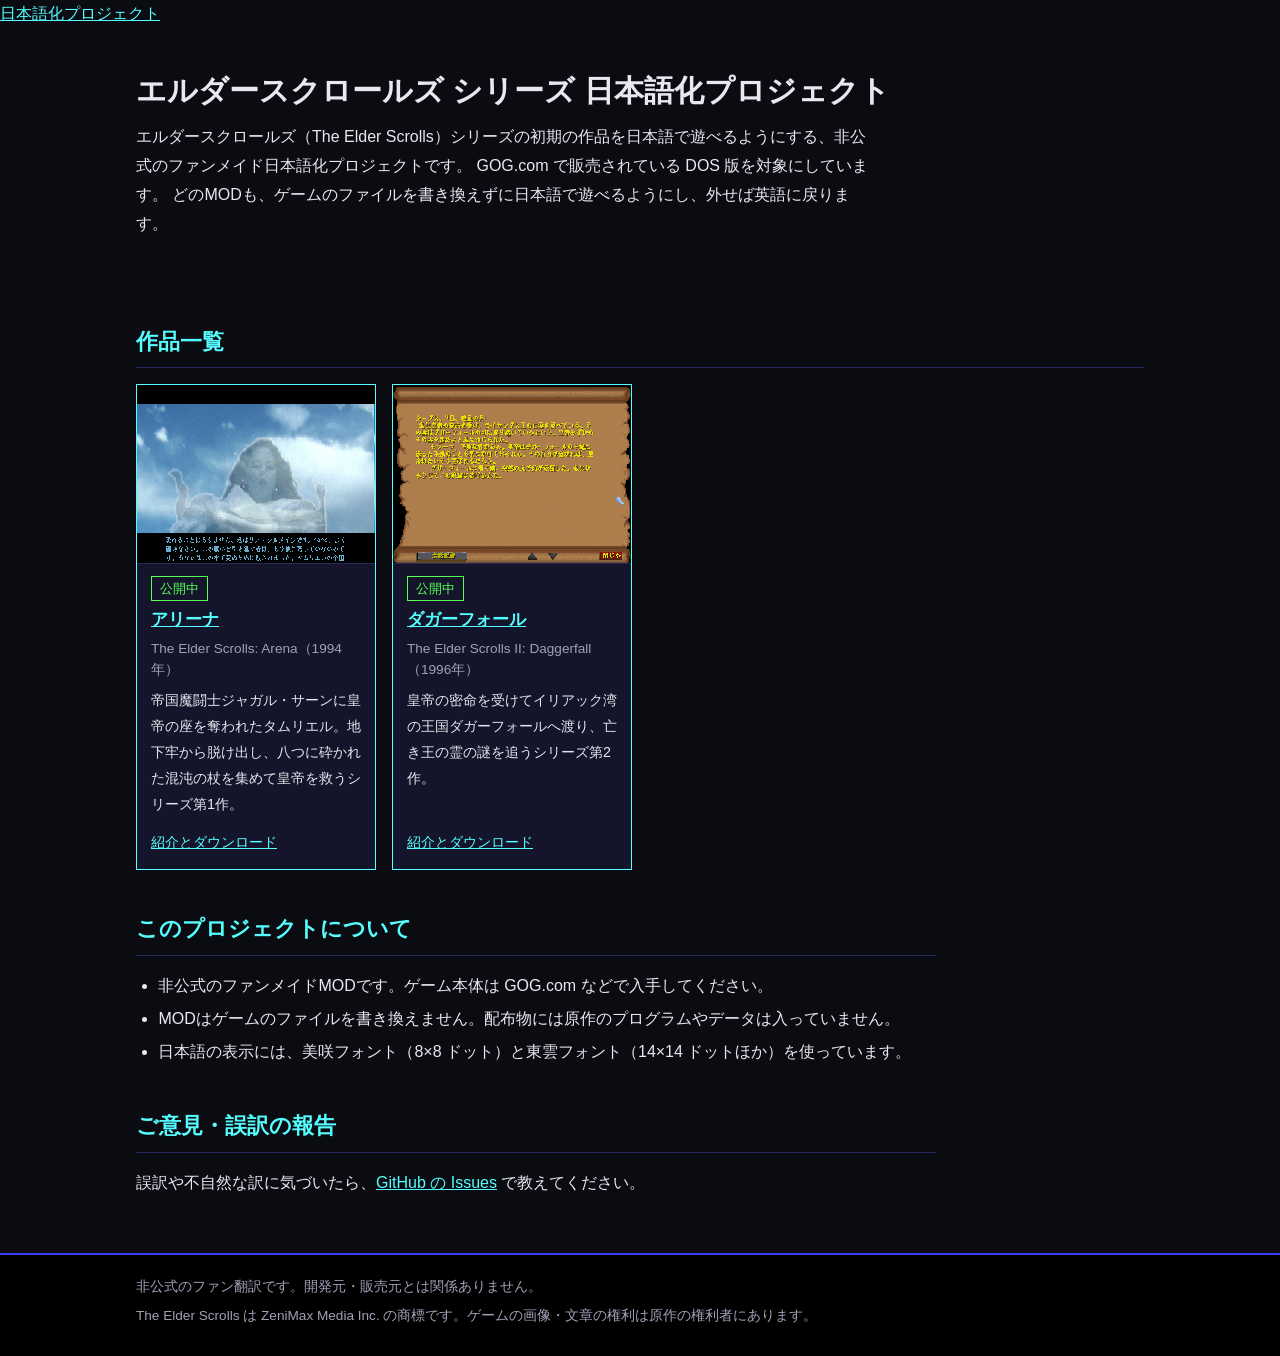
<file: docs/index.html>
<!doctype html>
<html lang="ja">
<head>
<meta charset="utf-8">
<meta name="viewport" content="width=device-width, initial-scale=1">
<title>エルダースクロールズ シリーズ 日本語化プロジェクト</title>
<meta name="description" content="エルダースクロールズ（The Elder Scrolls）シリーズの初期の作品を日本語で遊べるようにする、非公式のファンメイド日本語化プロジェクト。">
<meta property="og:type" content="website">
<meta property="og:title" content="エルダースクロールズ シリーズ 日本語化プロジェクト">
<meta property="og:description" content="エルダースクロールズ（The Elder Scrolls）シリーズの初期の作品を日本語で遊べるようにする、非公式のファンメイド日本語化プロジェクト。">
<meta property="og:url" content="https://higesho.github.io/tes-ja/">
<meta property="og:image" content="https://higesho.github.io/tes-ja/arena/img/vision.png">
<link rel="stylesheet" href="style.css">
</head>
<body>
<header class="jpn" id="jpn"><div class="jpn-band"><a class="jpn-home" href="https://higesho.github.io/ja/">日本語化プロジェクト</a></div></header>
<script src="https://higesho.github.io/ja/nav.js"></script>

<main class="band">
<section class="hero">
<h1>エルダースクロールズ シリーズ 日本語化プロジェクト</h1>
<p class="tag">エルダースクロールズ（The Elder Scrolls）シリーズの初期の作品を日本語で遊べるようにする、非公式のファンメイド日本語化プロジェクトです。
GOG.com で販売されている DOS 版を対象にしています。
どのMODも、ゲームのファイルを書き換えずに日本語で遊べるようにし、外せば英語に戻ります。</p>
</section>

<h2 id="titles">作品一覧</h2>
<ul class="titles">
  <li class="ready">
    <a class="thumb" href="arena/index.html"><img src="arena/img/vision.png" alt="アリーナ 日本語版でリア・シルメインの幻影が語りかける画面" loading="lazy"></a>
    <div class="body">
      <span class="state ready">公開中</span>
      <span class="name"><a href="arena/index.html">アリーナ</a></span>
      <span class="orig">The Elder Scrolls: Arena（1994年）</span>
      <span class="desc">帝国魔闘士ジャガル・サーンに皇帝の座を奪われたタムリエル。地下牢から脱け出し、八つに砕かれた混沌の杖を集めて皇帝を救うシリーズ第1作。</span>
      <span class="more"><a href="arena/index.html">紹介とダウンロード</a></span>
    </div>
  </li>
  <li class="ready">
    <a class="thumb" href="daggerfall/index.html"><img src="daggerfall/img/journal.png" alt="ダガーフォール 日本語版の冒険の記録の画面" loading="lazy"></a>
    <div class="body">
      <span class="state ready">公開中</span>
      <span class="name"><a href="daggerfall/index.html">ダガーフォール</a></span>
      <span class="orig">The Elder Scrolls II: Daggerfall（1996年）</span>
      <span class="desc">皇帝の密命を受けてイリアック湾の王国ダガーフォールへ渡り、亡き王の霊の謎を追うシリーズ第2作。</span>
      <span class="more"><a href="daggerfall/index.html">紹介とダウンロード</a></span>
    </div>
  </li>
</ul>

<div class="text">
<h2>このプロジェクトについて</h2>
<ul>
<li>非公式のファンメイドMODです。ゲーム本体は GOG.com などで入手してください。</li>
<li>MODはゲームのファイルを書き換えません。配布物には原作のプログラムやデータは入っていません。</li>
<li>日本語の表示には、美咲フォント（8×8 ドット）と東雲フォント（14×14 ドットほか）を使っています。</li>
</ul>

<h2>ご意見・誤訳の報告</h2>
<p>誤訳や不自然な訳に気づいたら、<a href="https://github.com/higesho/tes-ja/issues">GitHub の Issues</a> で教えてください。</p>
</div>
</main>

<footer class="foot"><div class="band">
  <p>非公式のファン翻訳です。開発元・販売元とは関係ありません。</p>
  <p>The Elder Scrolls は ZeniMax Media Inc. の商標です。ゲームの画像・文章の権利は原作の権利者にあります。</p>
</div></footer>
</body>
</html>
</file>
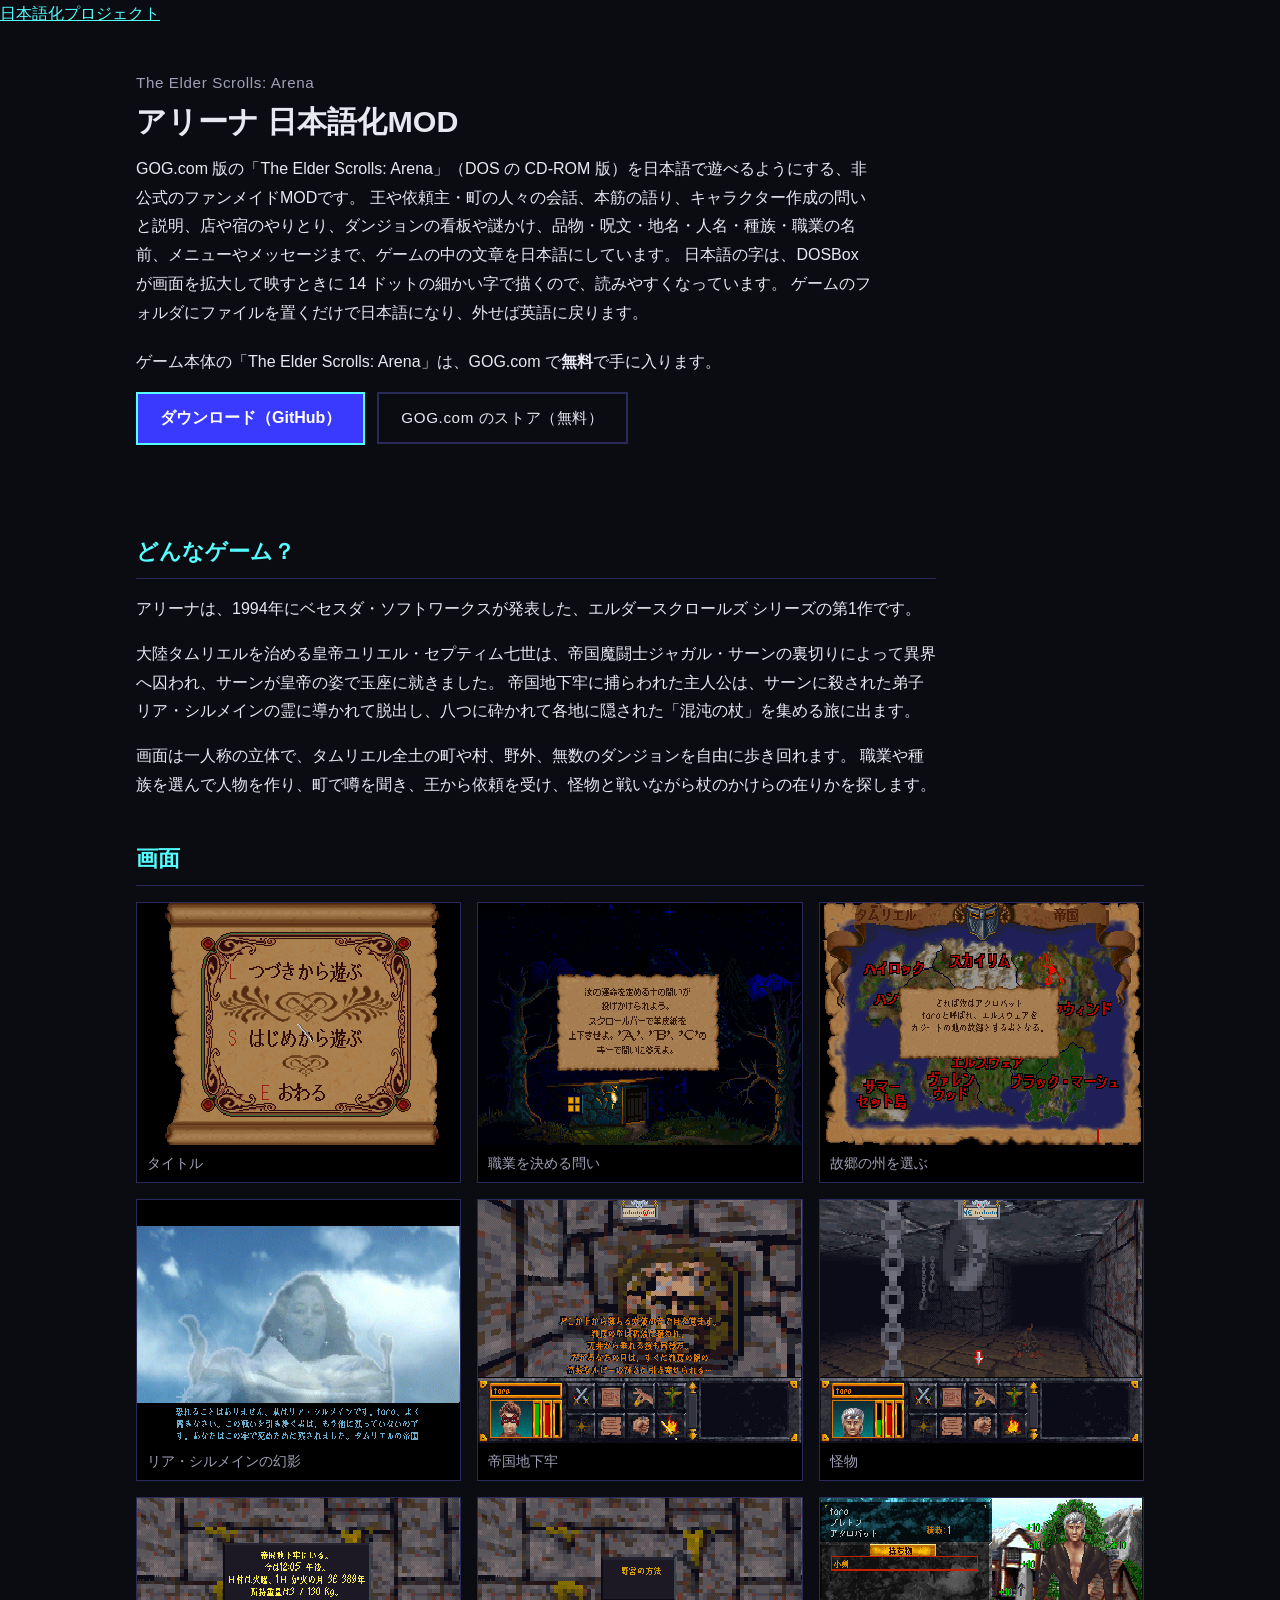
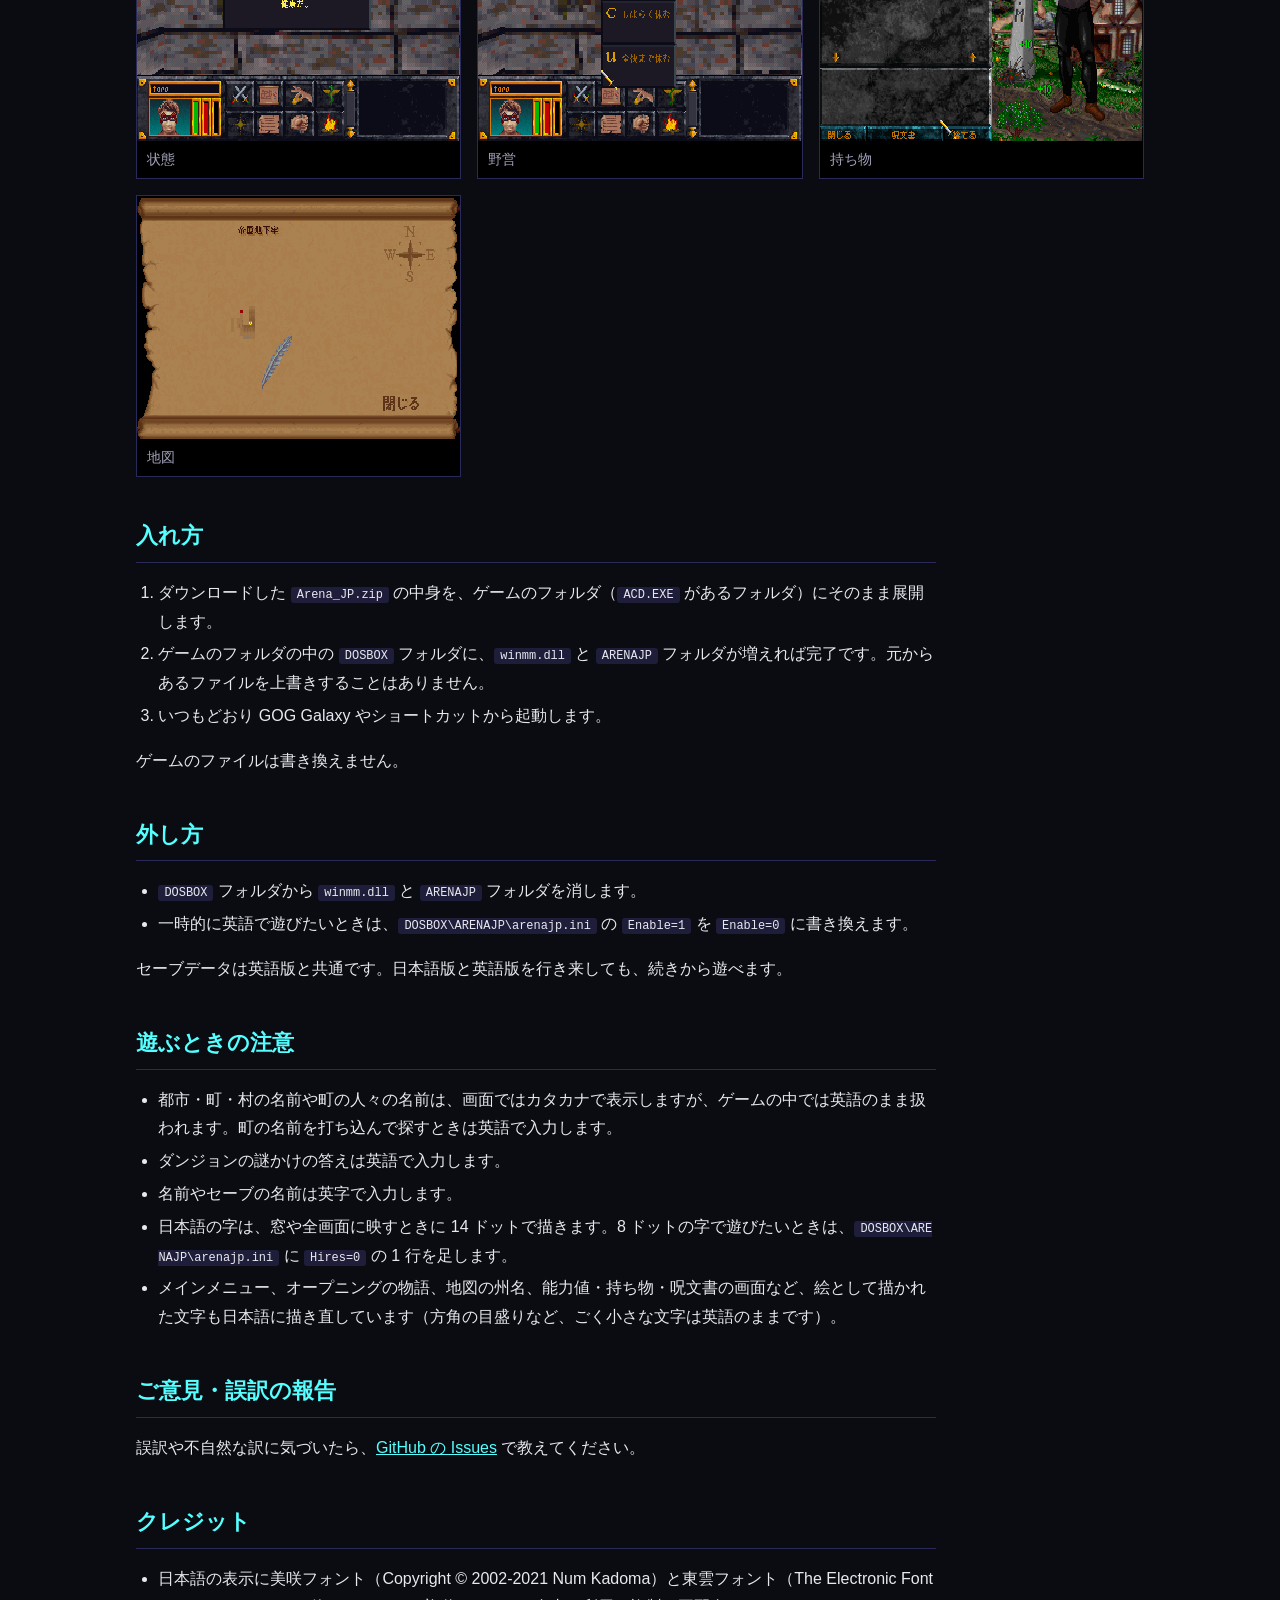
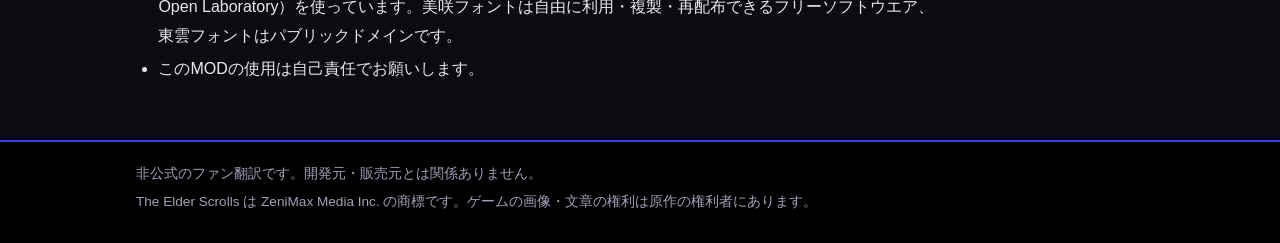
<file: docs/arena/index.html>
<!doctype html>
<html lang="ja">
<head>
<meta charset="utf-8">
<meta name="viewport" content="width=device-width, initial-scale=1">
<title>アリーナ 日本語化MOD — エルダースクロールズ シリーズ 日本語化プロジェクト</title>
<meta name="description" content="GOG.com 版 The Elder Scrolls: Arena を日本語で遊べるようにする、非公式のファンメイドMOD。">
<meta property="og:type" content="article">
<meta property="og:title" content="アリーナ 日本語化MOD">
<meta property="og:description" content="GOG.com 版 The Elder Scrolls: Arena を日本語で遊べるようにする、非公式のファンメイドMOD。">
<meta property="og:url" content="https://higesho.github.io/tes-ja/arena/">
<meta property="og:image" content="https://higesho.github.io/tes-ja/arena/img/vision.png">
<link rel="stylesheet" href="../style.css">
</head>
<body>
<header class="jpn" id="jpn"><div class="jpn-band"><a class="jpn-home" href="https://higesho.github.io/ja/">日本語化プロジェクト</a></div></header>
<script src="https://higesho.github.io/ja/nav.js"></script>

<main class="band">
<section class="hero">
<p class="sub">The Elder Scrolls: Arena</p>
<h1>アリーナ 日本語化MOD</h1>
<p class="tag">GOG.com 版の「The Elder Scrolls: Arena」（DOS の CD-ROM 版）を日本語で遊べるようにする、非公式のファンメイドMODです。
王や依頼主・町の人々の会話、本筋の語り、キャラクター作成の問いと説明、店や宿のやりとり、ダンジョンの看板や謎かけ、品物・呪文・地名・人名・種族・職業の名前、メニューやメッセージまで、ゲームの中の文章を日本語にしています。
日本語の字は、DOSBox が画面を拡大して映すときに 14 ドットの細かい字で描くので、読みやすくなっています。
ゲームのフォルダにファイルを置くだけで日本語になり、外せば英語に戻ります。</p>
<p>ゲーム本体の「The Elder Scrolls: Arena」は、GOG.com で<strong>無料</strong>で手に入ります。</p>
<p><a class="dl" href="https://github.com/higesho/tes-ja/releases/tag/arena-v1.5">ダウンロード（GitHub）</a><a class="dl sub" href="https://www.gog.com/en/game/the_elder_scrolls_arena">GOG.com のストア（無料）</a></p>
</section>

<div class="text">
<h2>どんなゲーム？</h2>
<p>アリーナは、1994年にベセスダ・ソフトワークスが発表した、エルダースクロールズ シリーズの第1作です。</p>
<p>大陸タムリエルを治める皇帝ユリエル・セプティム七世は、帝国魔闘士ジャガル・サーンの裏切りによって異界へ囚われ、サーンが皇帝の姿で玉座に就きました。
帝国地下牢に捕らわれた主人公は、サーンに殺された弟子リア・シルメインの霊に導かれて脱出し、八つに砕かれて各地に隠された「混沌の杖」を集める旅に出ます。</p>
<p>画面は一人称の立体で、タムリエル全土の町や村、野外、無数のダンジョンを自由に歩き回れます。
職業や種族を選んで人物を作り、町で噂を聞き、王から依頼を受け、怪物と戦いながら杖のかけらの在りかを探します。</p>
</div>

<h2>画面</h2>
<div class="shots">
  <figure><img src="img/title.png" alt="タイトル（メインメニュー）の画面" loading="lazy"><figcaption>タイトル</figcaption></figure>
  <figure><img src="img/question.png" alt="キャラクター作成で職業を決める問いの説明が出る画面" loading="lazy"><figcaption>職業を決める問い</figcaption></figure>
  <figure><img src="img/race.png" alt="州の名前を日本語で描いたタムリエルの地図の上に、故郷を決める文が出る画面" loading="lazy"><figcaption>故郷の州を選ぶ</figcaption></figure>
  <figure><img src="img/vision.png" alt="リア・シルメインの幻影が日本語で語りかける画面" loading="lazy"><figcaption>リア・シルメインの幻影</figcaption></figure>
  <figure><img src="img/field.png" alt="帝国地下牢で目覚めたときの語りが日本語で出る画面" loading="lazy"><figcaption>帝国地下牢</figcaption></figure>
  <figure><img src="img/monster.png" alt="地下牢の通路でネズミと出会う画面" loading="lazy"><figcaption>怪物</figcaption></figure>
  <figure><img src="img/status.png" alt="現在地・日付・所持重量を表示した画面" loading="lazy"><figcaption>状態</figcaption></figure>
  <figure><img src="img/camp.png" alt="野営の方法を選ぶ画面" loading="lazy"><figcaption>野営</figcaption></figure>
  <figure><img src="img/equip.png" alt="見出しやボタンを日本語で描いた持ち物の画面" loading="lazy"><figcaption>持ち物</figcaption></figure>
  <figure><img src="img/automap.png" alt="帝国地下牢の自動地図" loading="lazy"><figcaption>地図</figcaption></figure>
</div>

<div class="text">
<h2>入れ方</h2>
<ol>
<li>ダウンロードした <code>Arena_JP.zip</code> の中身を、ゲームのフォルダ（<code>ACD.EXE</code> があるフォルダ）にそのまま展開します。</li>
<li>ゲームのフォルダの中の <code>DOSBOX</code> フォルダに、<code>winmm.dll</code> と <code>ARENAJP</code> フォルダが増えれば完了です。元からあるファイルを上書きすることはありません。</li>
<li>いつもどおり GOG Galaxy やショートカットから起動します。</li>
</ol>
<p>ゲームのファイルは書き換えません。</p>

<h2>外し方</h2>
<ul>
<li><code>DOSBOX</code> フォルダから <code>winmm.dll</code> と <code>ARENAJP</code> フォルダを消します。</li>
<li>一時的に英語で遊びたいときは、<code>DOSBOX\ARENAJP\arenajp.ini</code> の <code>Enable=1</code> を <code>Enable=0</code> に書き換えます。</li>
</ul>
<p>セーブデータは英語版と共通です。日本語版と英語版を行き来しても、続きから遊べます。</p>

<h2>遊ぶときの注意</h2>
<ul>
<li>都市・町・村の名前や町の人々の名前は、画面ではカタカナで表示しますが、ゲームの中では英語のまま扱われます。町の名前を打ち込んで探すときは英語で入力します。</li>
<li>ダンジョンの謎かけの答えは英語で入力します。</li>
<li>名前やセーブの名前は英字で入力します。</li>
<li>日本語の字は、窓や全画面に映すときに 14 ドットで描きます。8 ドットの字で遊びたいときは、<code>DOSBOX\ARENAJP\arenajp.ini</code> に <code>Hires=0</code> の 1 行を足します。</li>
<li>メインメニュー、オープニングの物語、地図の州名、能力値・持ち物・呪文書の画面など、絵として描かれた文字も日本語に描き直しています（方角の目盛りなど、ごく小さな文字は英語のままです）。</li>
</ul>

<h2>ご意見・誤訳の報告</h2>
<p>誤訳や不自然な訳に気づいたら、<a href="https://github.com/higesho/tes-ja/issues">GitHub の Issues</a> で教えてください。</p>

<h2>クレジット</h2>
<ul>
<li>日本語の表示に美咲フォント（Copyright &copy; 2002-2021 Num Kadoma）と東雲フォント（The Electronic Font Open Laboratory）を使っています。美咲フォントは自由に利用・複製・再配布できるフリーソフトウエア、東雲フォントはパブリックドメインです。</li>
<li>このMODの使用は自己責任でお願いします。</li>
</ul>
</div>
</main>

<footer class="foot"><div class="band">
  <p>非公式のファン翻訳です。開発元・販売元とは関係ありません。</p>
  <p>The Elder Scrolls は ZeniMax Media Inc. の商標です。ゲームの画像・文章の権利は原作の権利者にあります。</p>
</div></footer>
</body>
</html>
</file>
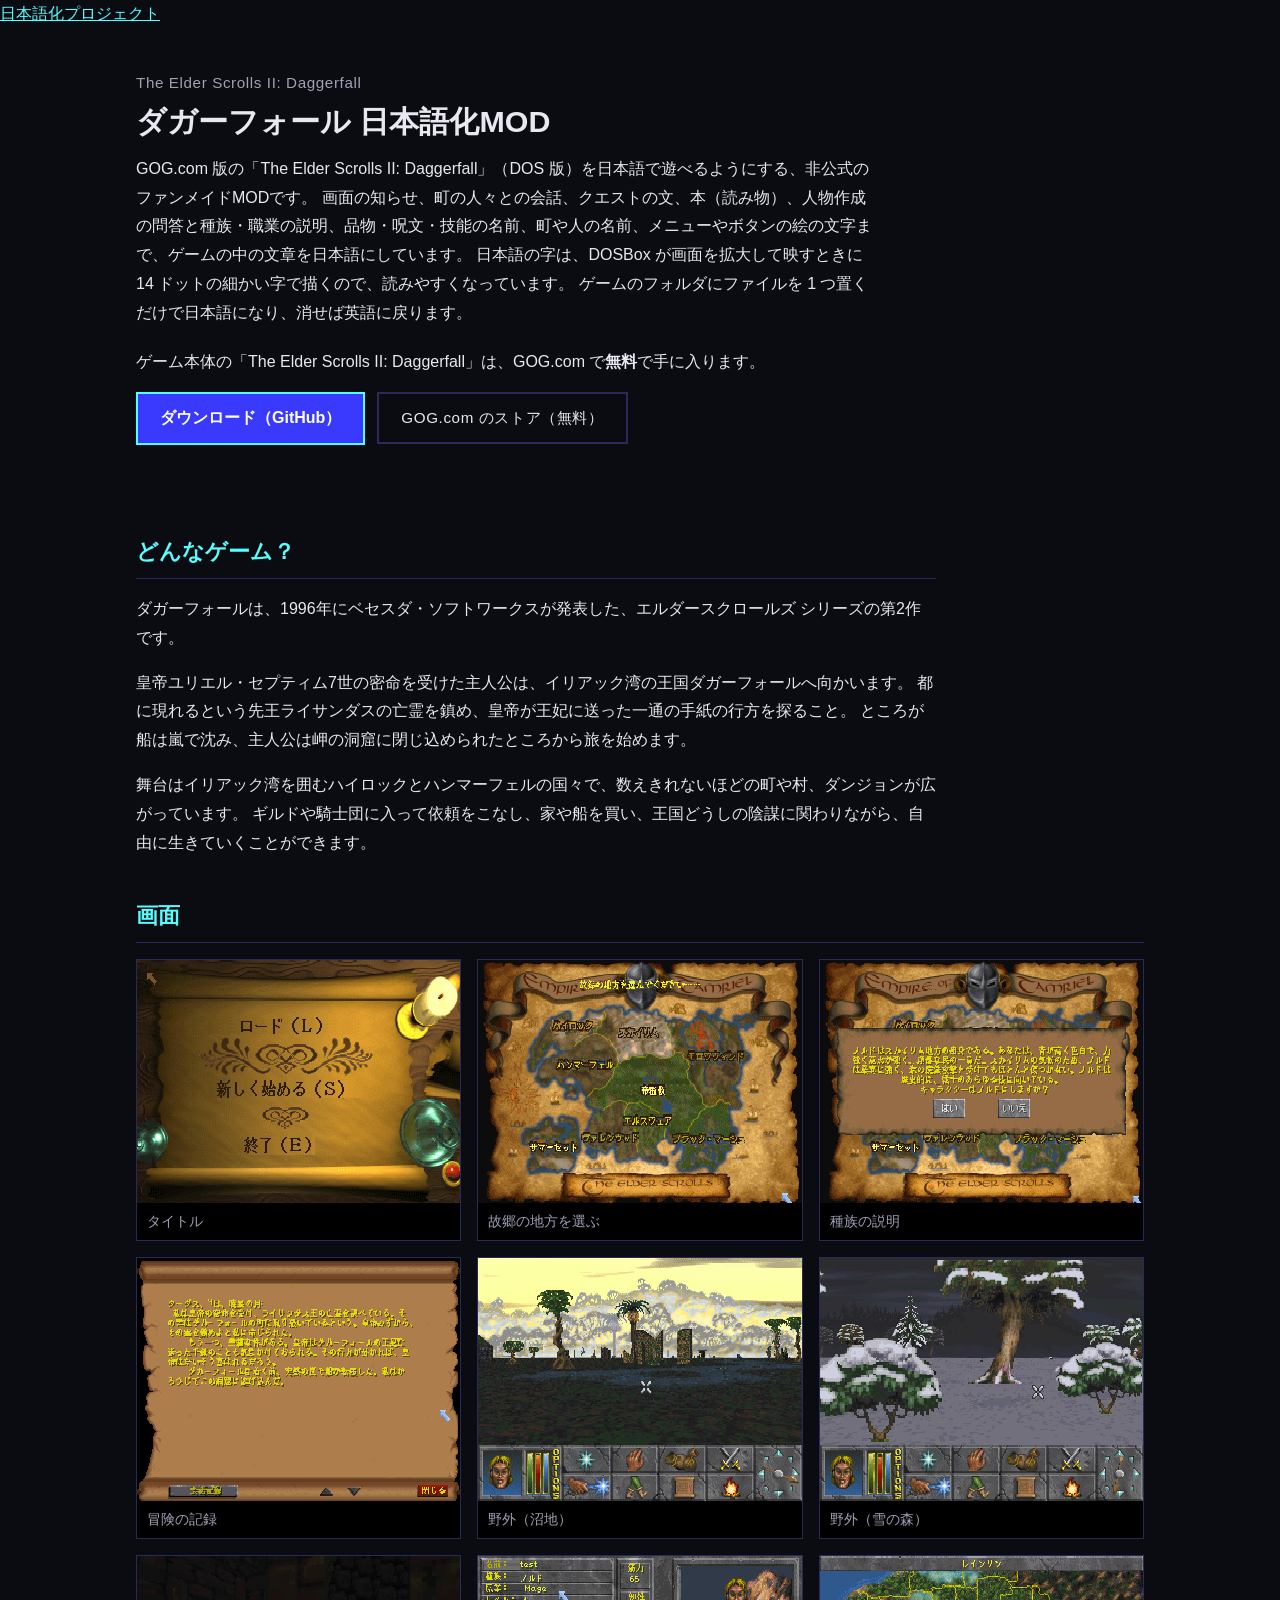
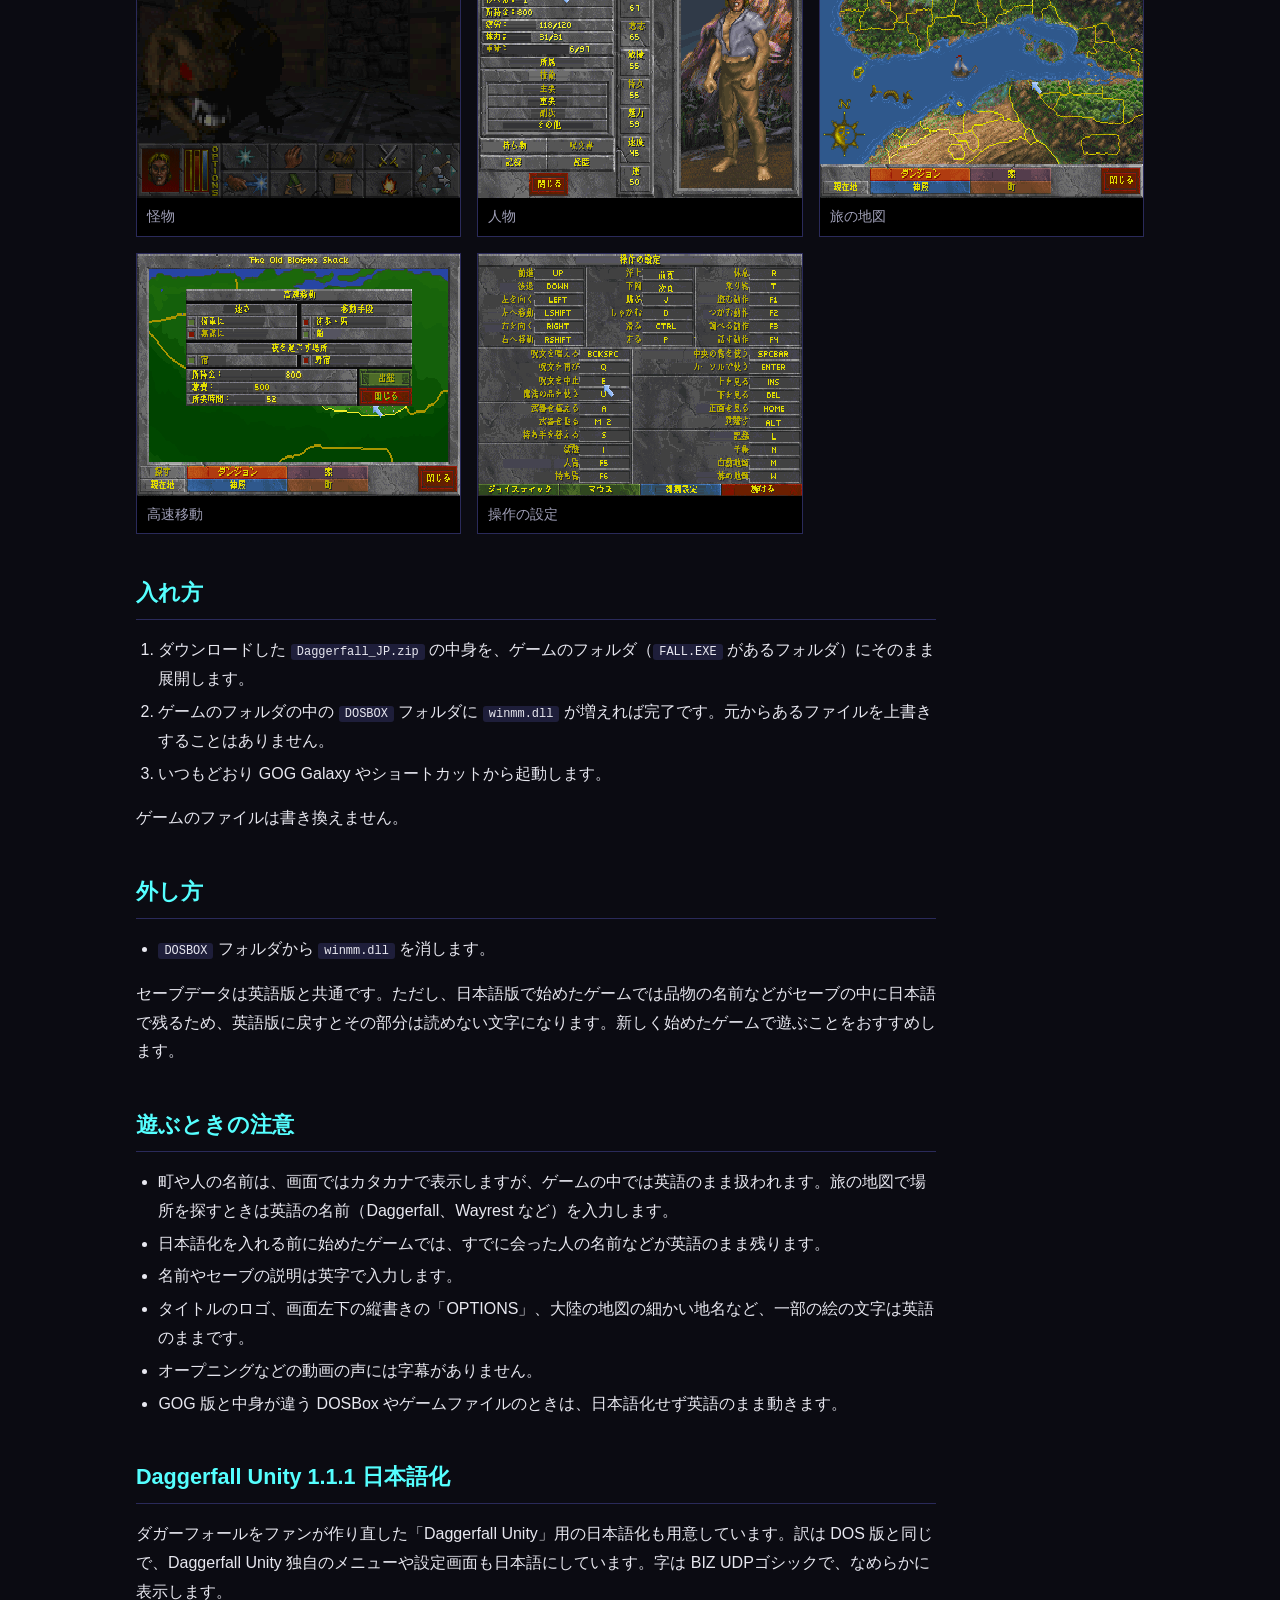
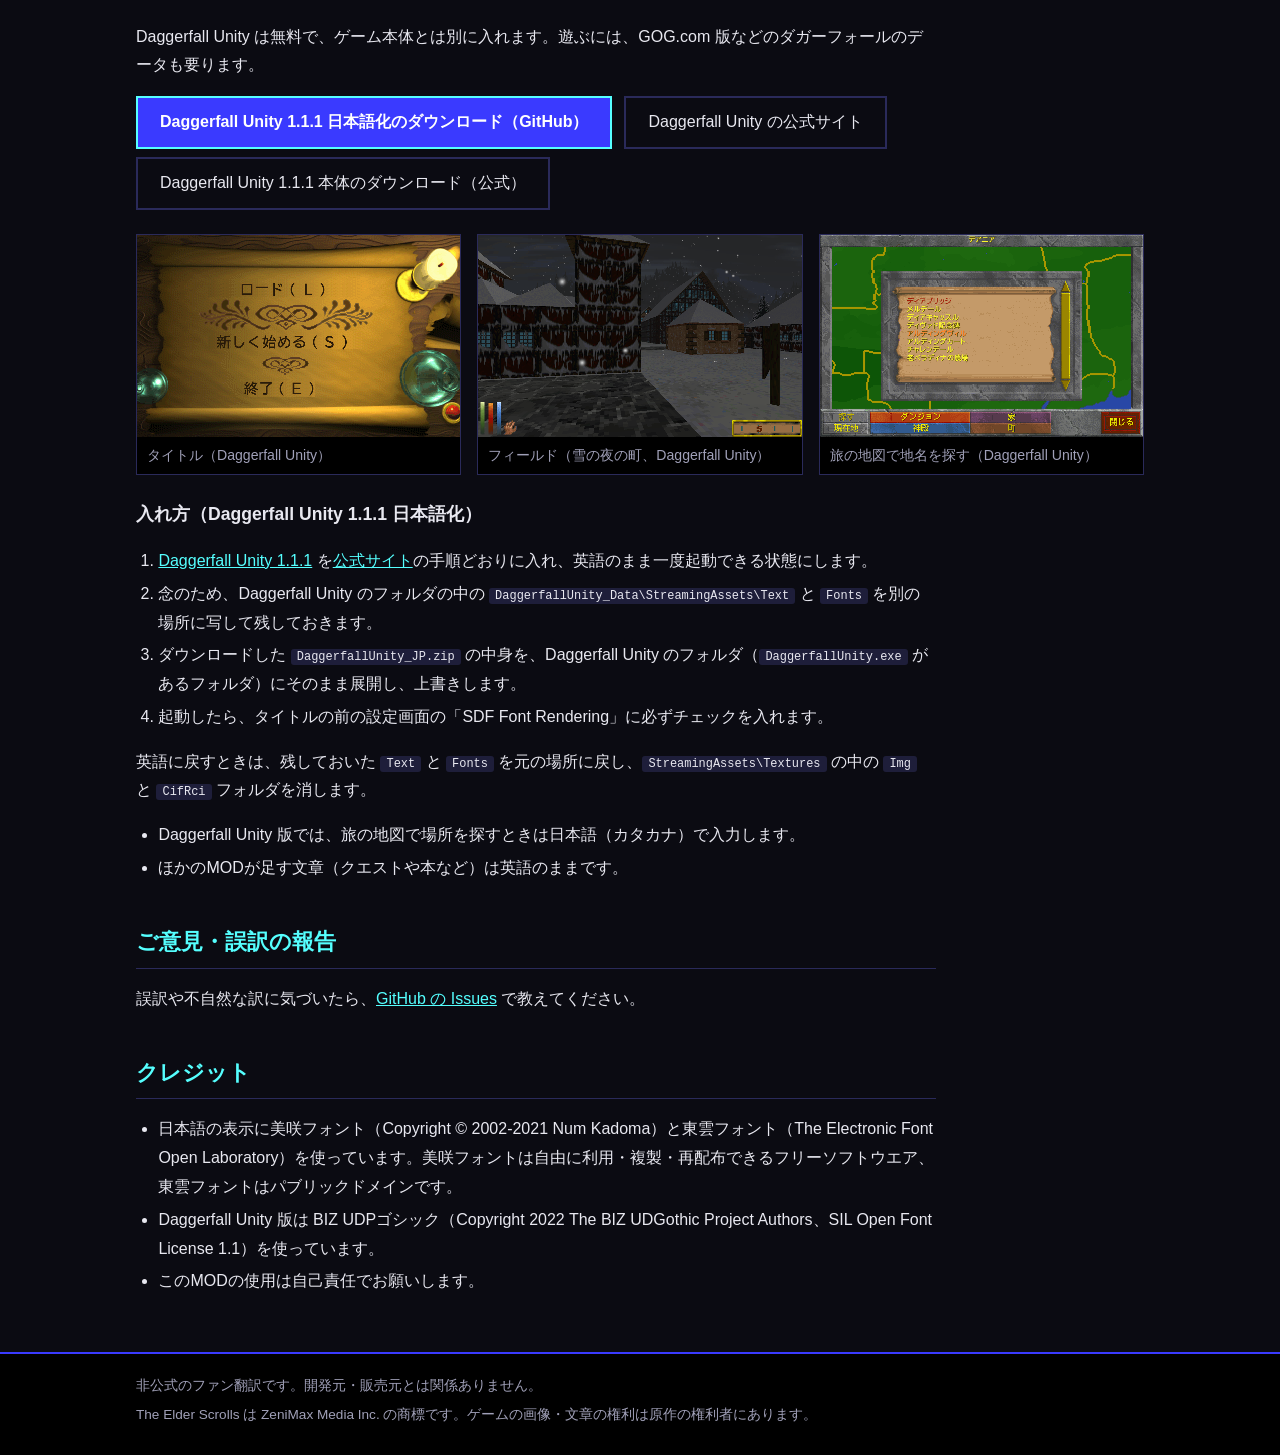
<file: docs/daggerfall/index.html>
<!doctype html>
<html lang="ja">
<head>
<meta charset="utf-8">
<meta name="viewport" content="width=device-width, initial-scale=1">
<title>ダガーフォール 日本語化MOD — エルダースクロールズ シリーズ 日本語化プロジェクト</title>
<meta name="description" content="GOG.com 版 The Elder Scrolls II: Daggerfall を日本語で遊べるようにする、非公式のファンメイドMOD。">
<meta property="og:type" content="article">
<meta property="og:title" content="ダガーフォール 日本語化MOD">
<meta property="og:description" content="GOG.com 版 The Elder Scrolls II: Daggerfall を日本語で遊べるようにする、非公式のファンメイドMOD。">
<meta property="og:url" content="https://higesho.github.io/tes-ja/daggerfall/">
<meta property="og:image" content="https://higesho.github.io/tes-ja/daggerfall/img/journal.png">
<link rel="stylesheet" href="../style.css">
</head>
<body>
<header class="jpn" id="jpn"><div class="jpn-band"><a class="jpn-home" href="https://higesho.github.io/ja/">日本語化プロジェクト</a></div></header>
<script src="https://higesho.github.io/ja/nav.js"></script>

<main class="band">
<section class="hero">
<p class="sub">The Elder Scrolls II: Daggerfall</p>
<h1>ダガーフォール 日本語化MOD</h1>
<p class="tag">GOG.com 版の「The Elder Scrolls II: Daggerfall」（DOS 版）を日本語で遊べるようにする、非公式のファンメイドMODです。
画面の知らせ、町の人々との会話、クエストの文、本（読み物）、人物作成の問答と種族・職業の説明、品物・呪文・技能の名前、町や人の名前、メニューやボタンの絵の文字まで、ゲームの中の文章を日本語にしています。
日本語の字は、DOSBox が画面を拡大して映すときに 14 ドットの細かい字で描くので、読みやすくなっています。
ゲームのフォルダにファイルを 1 つ置くだけで日本語になり、消せば英語に戻ります。</p>
<p>ゲーム本体の「The Elder Scrolls II: Daggerfall」は、GOG.com で<strong>無料</strong>で手に入ります。</p>
<p><a class="dl" href="https://github.com/higesho/tes-ja/releases/tag/daggerfall-v1.4">ダウンロード（GitHub）</a><a class="dl sub" href="https://www.gog.com/en/game/the_elder_scrolls_chapter_ii_daggerfall">GOG.com のストア（無料）</a></p>
</section>

<div class="text">
<h2>どんなゲーム？</h2>
<p>ダガーフォールは、1996年にベセスダ・ソフトワークスが発表した、エルダースクロールズ シリーズの第2作です。</p>
<p>皇帝ユリエル・セプティム7世の密命を受けた主人公は、イリアック湾の王国ダガーフォールへ向かいます。
都に現れるという先王ライサンダスの亡霊を鎮め、皇帝が王妃に送った一通の手紙の行方を探ること。
ところが船は嵐で沈み、主人公は岬の洞窟に閉じ込められたところから旅を始めます。</p>
<p>舞台はイリアック湾を囲むハイロックとハンマーフェルの国々で、数えきれないほどの町や村、ダンジョンが広がっています。
ギルドや騎士団に入って依頼をこなし、家や船を買い、王国どうしの陰謀に関わりながら、自由に生きていくことができます。</p>
</div>

<h2>画面</h2>
<div class="shots">
  <figure><img src="img/title.png" alt="ロード・新しく始める・終了を日本語で描いたタイトルのメニュー" loading="lazy"><figcaption>タイトル</figcaption></figure>
  <figure><img src="img/map.png" alt="地方の名前を日本語で描いたタムリエルの地図で故郷を選ぶ画面" loading="lazy"><figcaption>故郷の地方を選ぶ</figcaption></figure>
  <figure><img src="img/race.png" alt="ノルドの説明が日本語で出る画面" loading="lazy"><figcaption>種族の説明</figcaption></figure>
  <figure><img src="img/journal.png" alt="皇帝の密命を記した冒険の記録の画面" loading="lazy"><figcaption>冒険の記録</figcaption></figure>
  <figure><img src="img/field_swamp.png" alt="夕暮れの沼地を歩く画面" loading="lazy"><figcaption>野外（沼地）</figcaption></figure>
  <figure><img src="img/field_snow.png" alt="雪の積もった夜の森の画面" loading="lazy"><figcaption>野外（雪の森）</figcaption></figure>
  <figure><img src="img/monster_rat.png" alt="ダンジョンでネズミに襲われる画面" loading="lazy"><figcaption>怪物</figcaption></figure>
  <figure><img src="img/character.png" alt="能力値や技能の見出しを日本語で描いた人物の画面" loading="lazy"><figcaption>人物</figcaption></figure>
  <figure><img src="img/travelmap.png" alt="イリアック湾の旅の地図" loading="lazy"><figcaption>旅の地図</figcaption></figure>
  <figure><img src="img/fasttravel.png" alt="速さや夜を過ごす場所を選ぶ高速移動の画面" loading="lazy"><figcaption>高速移動</figcaption></figure>
  <figure><img src="img/controls.png" alt="操作の設定の画面" loading="lazy"><figcaption>操作の設定</figcaption></figure>
</div>

<div class="text">
<h2>入れ方</h2>
<ol>
<li>ダウンロードした <code>Daggerfall_JP.zip</code> の中身を、ゲームのフォルダ（<code>FALL.EXE</code> があるフォルダ）にそのまま展開します。</li>
<li>ゲームのフォルダの中の <code>DOSBOX</code> フォルダに <code>winmm.dll</code> が増えれば完了です。元からあるファイルを上書きすることはありません。</li>
<li>いつもどおり GOG Galaxy やショートカットから起動します。</li>
</ol>
<p>ゲームのファイルは書き換えません。</p>

<h2>外し方</h2>
<ul>
<li><code>DOSBOX</code> フォルダから <code>winmm.dll</code> を消します。</li>
</ul>
<p>セーブデータは英語版と共通です。ただし、日本語版で始めたゲームでは品物の名前などがセーブの中に日本語で残るため、英語版に戻すとその部分は読めない文字になります。新しく始めたゲームで遊ぶことをおすすめします。</p>

<h2>遊ぶときの注意</h2>
<ul>
<li>町や人の名前は、画面ではカタカナで表示しますが、ゲームの中では英語のまま扱われます。旅の地図で場所を探すときは英語の名前（Daggerfall、Wayrest など）を入力します。</li>
<li>日本語化を入れる前に始めたゲームでは、すでに会った人の名前などが英語のまま残ります。</li>
<li>名前やセーブの説明は英字で入力します。</li>
<li>タイトルのロゴ、画面左下の縦書きの「OPTIONS」、大陸の地図の細かい地名など、一部の絵の文字は英語のままです。</li>
<li>オープニングなどの動画の声には字幕がありません。</li>
<li>GOG 版と中身が違う DOSBox やゲームファイルのときは、日本語化せず英語のまま動きます。</li>
</ul>

<h2>Daggerfall Unity 1.1.1 日本語化</h2>
<p>ダガーフォールをファンが作り直した「Daggerfall Unity」用の日本語化も用意しています。訳は DOS 版と同じで、Daggerfall Unity 独自のメニューや設定画面も日本語にしています。字は BIZ UDPゴシックで、なめらかに表示します。</p>
<p>Daggerfall Unity は無料で、ゲーム本体とは別に入れます。遊ぶには、GOG.com 版などのダガーフォールのデータも要ります。</p>
<p><a class="dl" href="https://github.com/higesho/tes-ja/releases/tag/daggerfall-unity-v1.0">Daggerfall Unity 1.1.1 日本語化のダウンロード（GitHub）</a><a class="dl sub" href="https://www.dfworkshop.net/">Daggerfall Unity の公式サイト</a><a class="dl sub" href="https://github.com/Interkarma/daggerfall-unity/releases/tag/v1.1.1">Daggerfall Unity 1.1.1 本体のダウンロード（公式）</a></p>
</div>
<div class="shots">
  <figure><img src="img/dfu_title.png" alt="Daggerfall Unity のタイトルのメニューを日本語で描いた画面" loading="lazy" style="aspect-ratio: 16 / 10"><figcaption>タイトル（Daggerfall Unity）</figcaption></figure>
  <figure><img src="img/dfu_field.png" alt="雪の降る夜の町の画面" loading="lazy" style="aspect-ratio: 16 / 10"><figcaption>フィールド（雪の夜の町、Daggerfall Unity）</figcaption></figure>
  <figure><img src="img/dfu_find.png" alt="旅の地図で日本語の地名を探した画面" loading="lazy" style="aspect-ratio: 16 / 10"><figcaption>旅の地図で地名を探す（Daggerfall Unity）</figcaption></figure>
</div>
<div class="text">
<h3>入れ方（Daggerfall Unity 1.1.1 日本語化）</h3>
<ol>
<li><a href="https://github.com/Interkarma/daggerfall-unity/releases/tag/v1.1.1">Daggerfall Unity 1.1.1</a> を<a href="https://www.dfworkshop.net/">公式サイト</a>の手順どおりに入れ、英語のまま一度起動できる状態にします。</li>
<li>念のため、Daggerfall Unity のフォルダの中の <code>DaggerfallUnity_Data\StreamingAssets\Text</code> と <code>Fonts</code> を別の場所に写して残しておきます。</li>
<li>ダウンロードした <code>DaggerfallUnity_JP.zip</code> の中身を、Daggerfall Unity のフォルダ（<code>DaggerfallUnity.exe</code> があるフォルダ）にそのまま展開し、上書きします。</li>
<li>起動したら、タイトルの前の設定画面の「SDF Font Rendering」に必ずチェックを入れます。</li>
</ol>
<p>英語に戻すときは、残しておいた <code>Text</code> と <code>Fonts</code> を元の場所に戻し、<code>StreamingAssets\Textures</code> の中の <code>Img</code> と <code>CifRci</code> フォルダを消します。</p>
<ul>
<li>Daggerfall Unity 版では、旅の地図で場所を探すときは日本語（カタカナ）で入力します。</li>
<li>ほかのMODが足す文章（クエストや本など）は英語のままです。</li>
</ul>

<h2>ご意見・誤訳の報告</h2>
<p>誤訳や不自然な訳に気づいたら、<a href="https://github.com/higesho/tes-ja/issues">GitHub の Issues</a> で教えてください。</p>

<h2>クレジット</h2>
<ul>
<li>日本語の表示に美咲フォント（Copyright &copy; 2002-2021 Num Kadoma）と東雲フォント（The Electronic Font Open Laboratory）を使っています。美咲フォントは自由に利用・複製・再配布できるフリーソフトウエア、東雲フォントはパブリックドメインです。</li>
<li>Daggerfall Unity 版は BIZ UDPゴシック（Copyright 2022 The BIZ UDGothic Project Authors、SIL Open Font License 1.1）を使っています。</li>
<li>このMODの使用は自己責任でお願いします。</li>
</ul>
</div>
</main>

<footer class="foot"><div class="band">
  <p>非公式のファン翻訳です。開発元・販売元とは関係ありません。</p>
  <p>The Elder Scrolls は ZeniMax Media Inc. の商標です。ゲームの画像・文章の権利は原作の権利者にあります。</p>
</div></footer>
</body>
</html>
</file>
<file: docs/style.css>
/* レルムズ・オブ・アルカニア シリーズ 日本語化プロジェクト — 共通スタイル（ultima-ja と共通） */
:root {
  --bg: #0b0b12;
  --panel: #14142a;
  --line: #2a2a5a;
  --text: #e8e8f0;
  --muted: #a0a0b8;
  --cyan: #55ffff;
  --blue: #3a3aff;
  --gold: #ffd75a;
  --green: #55ff55;
}

* { box-sizing: border-box; }

html { -webkit-text-size-adjust: 100%; }

body {
  margin: 0;
  background: var(--bg);
  color: var(--text);
  font-family: "Hiragino Kaku Gothic ProN", "Hiragino Sans", "Yu Gothic UI", "Meiryo", sans-serif;
  line-height: 1.8;
}

a { color: var(--cyan); }
a:hover { color: #ffffff; }

.band { max-width: 1040px; margin: 0 auto; padding: 0 16px; }

/* 上の帯 */
header.top { border-bottom: 2px solid var(--blue); background: #000; }
header.top .band { display: flex; flex-wrap: wrap; align-items: center; gap: 8px 24px; padding-top: 10px; padding-bottom: 10px; }
.brand { color: var(--cyan); font-weight: bold; font-size: 1.1rem; text-decoration: none; letter-spacing: 0.05em; }
header.top nav { display: flex; flex-wrap: wrap; gap: 4px 16px; }
header.top nav a { color: var(--muted); text-decoration: none; }
header.top nav a:hover, header.top nav a.here { color: var(--text); }

/* 冒頭 */
.hero { padding: 40px 0 24px; }
.hero h1 { margin: 0 0 12px; font-size: 1.9rem; line-height: 1.4; }
.hero .sub { margin: 0 0 4px; color: var(--muted); font-size: 0.95rem; letter-spacing: 0.04em; }
.hero p.tag { margin: 0 0 20px; max-width: 46em; }

.dl { display: inline-block; margin: 0 12px 8px 0; padding: 10px 22px; background: var(--blue); color: #fff; text-decoration: none; font-weight: bold; border: 2px solid var(--cyan); }
.dl:hover { background: #5555ff; color: #fff; }
.dl.sub { background: transparent; border-color: var(--line); color: var(--text); font-weight: normal; }

h2 { margin: 40px 0 12px; padding-bottom: 6px; border-bottom: 1px solid var(--line); font-size: 1.35rem; color: var(--cyan); }
h3 { margin: 24px 0 8px; font-size: 1.1rem; }

code { background: #1e1e3a; padding: 1px 6px; border-radius: 3px; font-size: 0.92em; word-break: break-all; }

/* 作品一覧 */
.titles { display: grid; grid-template-columns: repeat(auto-fill, minmax(230px, 1fr)); gap: 16px; margin: 16px 0 8px; padding: 0; list-style: none; }
.titles li { background: var(--panel); border: 1px solid var(--line); display: flex; flex-direction: column; }
.titles li.ready { border-color: var(--cyan); }
.titles .thumb { display: block; aspect-ratio: 4 / 3; background: #000; border-bottom: 1px solid var(--line); overflow: hidden; }
.titles .thumb img { width: 100%; height: 100%; object-fit: fill; image-rendering: pixelated; display: block; }
.titles .thumb.none { display: flex; align-items: center; justify-content: center; color: #3a3a6a; font-size: 3rem; font-weight: bold; font-family: Georgia, "Times New Roman", serif; }
.titles .body { padding: 12px 14px 14px; display: flex; flex-direction: column; gap: 4px; flex: 1; }
.titles .name { font-weight: bold; font-size: 1.05rem; }
.titles .orig { color: var(--muted); font-size: 0.85rem; line-height: 1.5; }
.titles .desc { font-size: 0.9rem; margin-top: 4px; flex: 1; }
.titles .more { margin-top: 8px; font-size: 0.9rem; }
.state { display: inline-block; align-self: flex-start; padding: 0 8px; font-size: 0.8rem; border: 1px solid; }
.state.ready { color: var(--green); border-color: var(--green); }
.state.wip { color: var(--gold); border-color: var(--gold); }
.state.plan { color: var(--muted); border-color: var(--line); }

/* 画面 */
.shots { display: grid; grid-template-columns: repeat(auto-fill, minmax(300px, 1fr)); gap: 16px; margin: 16px 0; }
.shots figure { margin: 0; background: #000; border: 1px solid var(--line); }
.shots img { display: block; width: 100%; aspect-ratio: 4 / 3; object-fit: fill; image-rendering: pixelated; }
.shots figcaption { padding: 6px 10px; font-size: 0.88rem; color: var(--muted); }

/* 文章 */
.text { max-width: 50em; }
.text ol, .text ul { padding-left: 1.4em; }
.text li { margin: 4px 0; }
.note { background: var(--panel); border-left: 4px solid var(--cyan); padding: 10px 14px; margin: 16px 0; }

table.ver { border-collapse: collapse; font-size: 0.88rem; margin: 8px 0; }
table.ver th, table.ver td { border: 1px solid var(--line); padding: 4px 10px; text-align: left; }
table.ver th { background: var(--panel); font-weight: normal; color: var(--muted); }
.scroll { overflow-x: auto; }

/* 下の帯 */
footer.foot { margin-top: 56px; border-top: 2px solid var(--blue); background: #000; color: var(--muted); font-size: 0.85rem; }
footer.foot .band { padding-top: 16px; padding-bottom: 24px; }
footer.foot p { margin: 4px 0; }

@media (max-width: 600px) {
  .hero h1 { font-size: 1.5rem; }
  .shots { grid-template-columns: 1fr; }
}

/* メニュー: 同じシリーズのリンクを左、GitHub、ほかのシリーズ（higesho.github.io の別サイト）を右に並べ、
   ほかのシリーズは区切り線・金色・「↗」で見分ける */
header.top nav a[href^="https://github.com/"] { order: 1; }
header.top nav a[href^="https://higesho.github.io/"] { order: 2; color: var(--gold); opacity: 0.85; }
header.top nav a[href^="https://higesho.github.io/"]::before { content: "↗ "; }
header.top nav a[href^="https://higesho.github.io/"]:hover { color: #fff; opacity: 1; }
header.top nav a:not([href^="https://higesho.github.io/"]) + a[href^="https://higesho.github.io/"] { margin-left: 4px; padding-left: 16px; border-left: 1px solid var(--line); }
</file>
